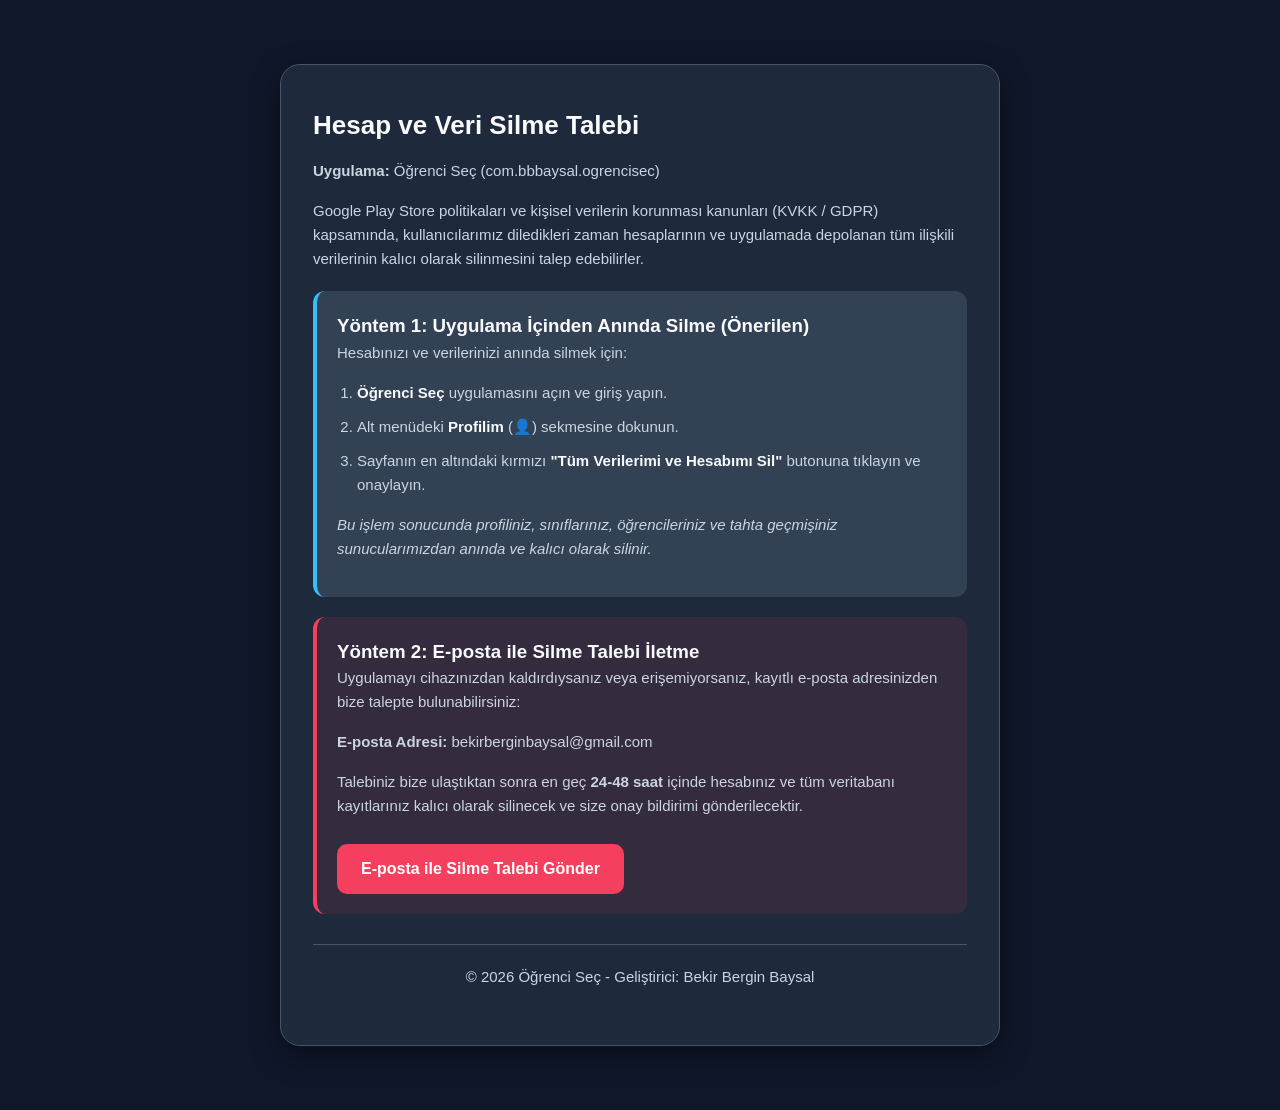
<file: delete-account.html>
<!DOCTYPE html>
<html lang="tr">
<head>
    <meta charset="UTF-8">
    <meta name="viewport" content="width=device-width, initial-scale=1.0">
    <title>Hesap ve Veri Silme Talebi - Öğrenci Seç</title>
    <style>
        :root {
            --bg-color: #0f172a;
            --surface-color: #1e293b;
            --card-color: #334155;
            --accent-color: #38bdf8;
            --danger-color: #f43f5e;
            --text-main: #f8fafc;
            --text-muted: #94a3b8;
            --border-color: #475569;
        }

        * {
            box-sizing: border-box;
            margin: 0;
            padding: 0;
            font-family: -apple-system, BlinkMacSystemFont, "Segoe UI", Roboto, Helvetica, Arial, sans-serif;
        }

        body {
            background-color: var(--bg-color);
            color: var(--text-main);
            line-height: 1.6;
            padding: 24px 16px;
        }

        .container {
            max-width: 720px;
            margin: 40px auto;
            background-color: var(--surface-color);
            padding: 40px 32px;
            border-radius: 20px;
            box-shadow: 0 10px 30px rgba(0, 0, 0, 0.4);
            border: 1px solid var(--border-color);
        }

        h1 {
            font-size: 26px;
            color: var(--text-main);
            margin-bottom: 12px;
        }

        p {
            color: #cbd5e1;
            margin-bottom: 16px;
            font-size: 15px;
        }

        .card {
            background-color: var(--card-color);
            border-radius: 12px;
            padding: 20px;
            margin: 20px 0;
            border-left: 4px solid var(--accent-color);
        }

        .card-danger {
            border-left-color: var(--danger-color);
            background-color: rgba(244, 63, 94, 0.1);
        }

        ol {
            margin-left: 20px;
            margin-bottom: 16px;
            color: #cbd5e1;
        }

        li {
            margin-bottom: 10px;
            font-size: 15px;
        }

        li strong {
            color: var(--text-main);
        }

        .btn-email {
            display: inline-block;
            background-color: var(--danger-color);
            color: #fff;
            padding: 12px 24px;
            border-radius: 10px;
            text-decoration: none;
            font-weight: bold;
            margin-top: 10px;
        }

        .btn-email:hover {
            opacity: 0.9;
        }

        footer {
            margin-top: 30px;
            padding-top: 20px;
            border-top: 1px solid var(--border-color);
            color: var(--text-muted);
            font-size: 13px;
            text-align: center;
        }
    </style>
</head>
<body>

<div class="container">
    <h1>Hesap ve Veri Silme Talebi</h1>
    <p><strong>Uygulama:</strong> Öğrenci Seç (<code>com.bbbaysal.ogrencisec</code>)</p>

    <p>Google Play Store politikaları ve kişisel verilerin korunması kanunları (KVKK / GDPR) kapsamında, kullanıcılarımız diledikleri zaman hesaplarının ve uygulamada depolanan tüm ilişkili verilerinin kalıcı olarak silinmesini talep edebilirler.</p>

    <div class="card">
        <h3>Yöntem 1: Uygulama İçinden Anında Silme (Önerilen)</h3>
        <p>Hesabınızı ve verilerinizi anında silmek için:</p>
        <ol>
            <li><strong>Öğrenci Seç</strong> uygulamasını açın ve giriş yapın.</li>
            <li>Alt menüdeki <strong>Profilim</strong> (👤) sekmesine dokunun.</li>
            <li>Sayfanın en altındaki kırmızı <strong>"Tüm Verilerimi ve Hesabımı Sil"</strong> butonuna tıklayın ve onaylayın.</li>
        </ol>
        <p><em>Bu işlem sonucunda profiliniz, sınıflarınız, öğrencileriniz ve tahta geçmişiniz sunucularımızdan anında ve kalıcı olarak silinir.</em></p>
    </div>

    <div class="card card-danger">
        <h3>Yöntem 2: E-posta ile Silme Talebi İletme</h3>
        <p>Uygulamayı cihazınızdan kaldırdıysanız veya erişemiyorsanız, kayıtlı e-posta adresinizden bize talepte bulunabilirsiniz:</p>
        <p><strong>E-posta Adresi:</strong> <code>bekirberginbaysal@gmail.com</code></p>
        <p>Talebiniz bize ulaştıktan sonra en geç <strong>24-48 saat</strong> içinde hesabınız ve tüm veritabanı kayıtlarınız kalıcı olarak silinecek ve size onay bildirimi gönderilecektir.</p>
        
        <a href="mailto:destek.ogrencisec@gmail.com?subject=%C3%96%C4%9Frenci%20Se%C3%A7%20Hesap%20Silme%20Talebi" class="btn-email">E-posta ile Silme Talebi Gönder</a>
    </div>

    <footer>
        <p>&copy; 2026 Öğrenci Seç - Geliştirici: Bekir Bergin Baysal</p>
    </footer>
</div>

</body>
</html>
</file>
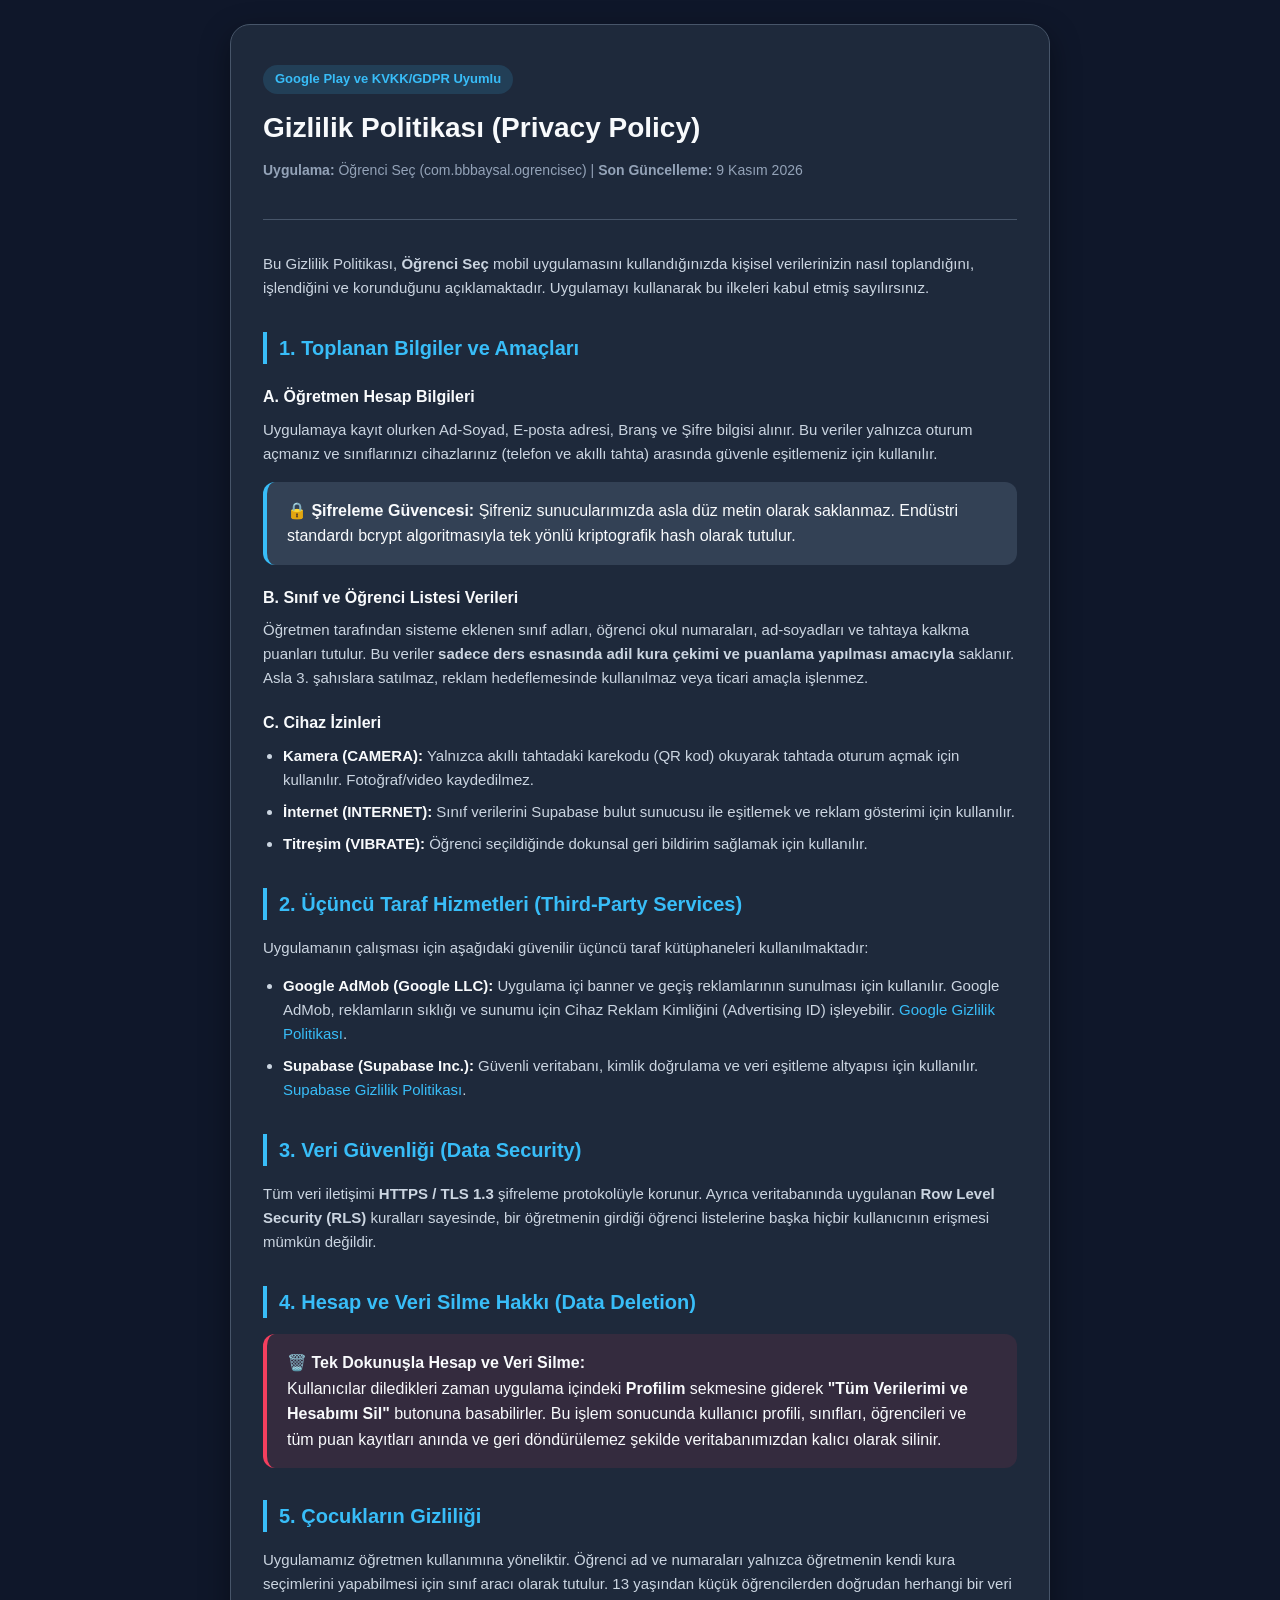
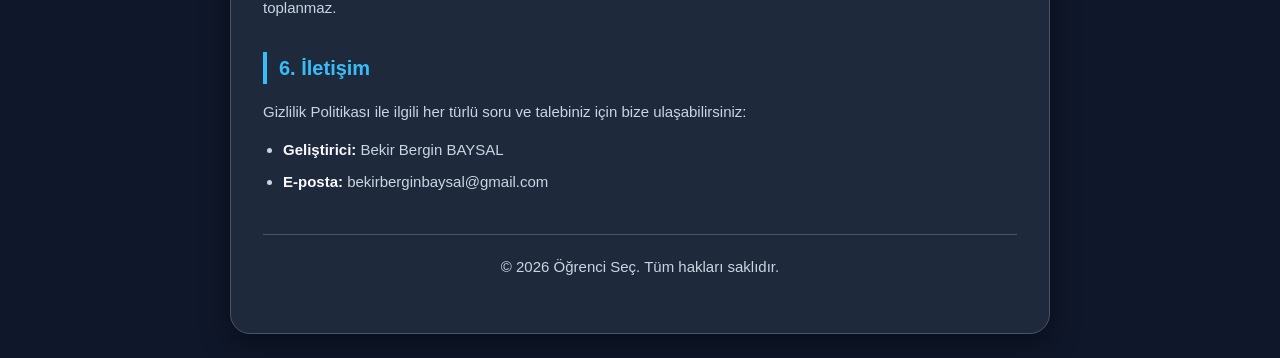
<file: privacy-policy.html>
<!DOCTYPE html>
<html lang="tr">
<head>
    <meta charset="UTF-8">
    <meta name="viewport" content="width=device-width, initial-scale=1.0">
    <title>Gizlilik Politikası - Öğrenci Seç</title>
    <style>
        :root {
            --bg-color: #0f172a;
            --surface-color: #1e293b;
            --card-color: #334155;
            --accent-color: #38bdf8;
            --accent-hover: #0284c7;
            --text-main: #f8fafc;
            --text-muted: #94a3b8;
            --danger-color: #f43f5e;
            --border-color: #475569;
        }

        * {
            box-sizing: border-box;
            margin: 0;
            padding: 0;
            font-family: -apple-system, BlinkMacSystemFont, "Segoe UI", Roboto, Helvetica, Arial, sans-serif;
        }

        body {
            background-color: var(--bg-color);
            color: var(--text-main);
            line-height: 1.6;
            padding: 24px 16px;
        }

        .container {
            max-width: 820px;
            margin: 0 auto;
            background-color: var(--surface-color);
            padding: 40px 32px;
            border-radius: 20px;
            box-shadow: 0 10px 30px rgba(0, 0, 0, 0.4);
            border: 1px solid var(--border-color);
        }

        header {
            border-bottom: 1px solid var(--border-color);
            padding-bottom: 24px;
            margin-bottom: 32px;
        }

        .badge {
            display: inline-block;
            background-color: rgba(56, 189, 248, 0.15);
            color: var(--accent-color);
            padding: 4px 12px;
            border-radius: 999px;
            font-size: 13px;
            font-weight: 600;
            margin-bottom: 12px;
        }

        h1 {
            font-size: 28px;
            color: var(--text-main);
            margin-bottom: 8px;
        }

        .meta {
            color: var(--text-muted);
            font-size: 14px;
        }

        h2 {
            font-size: 20px;
            color: var(--accent-color);
            margin-top: 32px;
            margin-bottom: 16px;
            border-left: 4px solid var(--accent-color);
            padding-left: 12px;
        }

        h3 {
            font-size: 16px;
            color: var(--text-main);
            margin-top: 20px;
            margin-bottom: 8px;
        }

        p {
            color: #cbd5e1;
            margin-bottom: 14px;
            font-size: 15px;
        }

        ul {
            margin-left: 20px;
            margin-bottom: 16px;
            color: #cbd5e1;
        }

        li {
            margin-bottom: 8px;
            font-size: 15px;
        }

        li strong {
            color: var(--text-main);
        }

        .card {
            background-color: var(--card-color);
            border-radius: 12px;
            padding: 16px 20px;
            margin: 16px 0;
            border-left: 4px solid var(--accent-color);
        }

        .card-danger {
            border-left-color: var(--danger-color);
            background-color: rgba(244, 63, 94, 0.1);
        }

        a {
            color: var(--accent-color);
            text-decoration: none;
        }

        a:hover {
            text-decoration: underline;
        }

        footer {
            margin-top: 40px;
            padding-top: 20px;
            border-top: 1px solid var(--border-color);
            color: var(--text-muted);
            font-size: 13px;
            text-align: center;
        }
    </style>
</head>
<body>

<div class="container">
    <header>
        <span class="badge">Google Play ve KVKK/GDPR Uyumlu</span>
        <h1>Gizlilik Politikası (Privacy Policy)</h1>
        <p class="meta"><strong>Uygulama:</strong> Öğrenci Seç (<code>com.bbbaysal.ogrencisec</code>) | <strong>Son Güncelleme:</strong> 9 Kasım 2026</p>
    </header>

    <p>Bu Gizlilik Politikası, <strong>Öğrenci Seç</strong> mobil uygulamasını kullandığınızda kişisel verilerinizin nasıl toplandığını, işlendiğini ve korunduğunu açıklamaktadır. Uygulamayı kullanarak bu ilkeleri kabul etmiş sayılırsınız.</p>

    <h2>1. Toplanan Bilgiler ve Amaçları</h2>
    
    <h3>A. Öğretmen Hesap Bilgileri</h3>
    <p>Uygulamaya kayıt olurken Ad-Soyad, E-posta adresi, Branş ve Şifre bilgisi alınır. Bu veriler yalnızca oturum açmanız ve sınıflarınızı cihazlarınız (telefon ve akıllı tahta) arasında güvenle eşitlemeniz için kullanılır.</p>
    <div class="card">
        <strong>🔒 Şifreleme Güvencesi:</strong> Şifreniz sunucularımızda asla düz metin olarak saklanmaz. Endüstri standardı <code>bcrypt</code> algoritmasıyla tek yönlü kriptografik hash olarak tutulur.
    </div>

    <h3>B. Sınıf ve Öğrenci Listesi Verileri</h3>
    <p>Öğretmen tarafından sisteme eklenen sınıf adları, öğrenci okul numaraları, ad-soyadları ve tahtaya kalkma puanları tutulur. Bu veriler <strong>sadece ders esnasında adil kura çekimi ve puanlama yapılması amacıyla</strong> saklanır. Asla 3. şahıslara satılmaz, reklam hedeflemesinde kullanılmaz veya ticari amaçla işlenmez.</p>

    <h3>C. Cihaz İzinleri</h3>
    <ul>
        <li><strong>Kamera (<code>CAMERA</code>):</strong> Yalnızca akıllı tahtadaki karekodu (QR kod) okuyarak tahtada oturum açmak için kullanılır. Fotoğraf/video kaydedilmez.</li>
        <li><strong>İnternet (<code>INTERNET</code>):</strong> Sınıf verilerini Supabase bulut sunucusu ile eşitlemek ve reklam gösterimi için kullanılır.</li>
        <li><strong>Titreşim (<code>VIBRATE</code>):</strong> Öğrenci seçildiğinde dokunsal geri bildirim sağlamak için kullanılır.</li>
    </ul>

    <h2>2. Üçüncü Taraf Hizmetleri (Third-Party Services)</h2>
    <p>Uygulamanın çalışması için aşağıdaki güvenilir üçüncü taraf kütüphaneleri kullanılmaktadır:</p>
    <ul>
        <li><strong>Google AdMob (Google LLC):</strong> Uygulama içi banner ve geçiş reklamlarının sunulması için kullanılır. Google AdMob, reklamların sıklığı ve sunumu için Cihaz Reklam Kimliğini (Advertising ID) işleyebilir. <a href="https://policies.google.com/privacy" target="_blank" rel="noopener">Google Gizlilik Politikası</a>.</li>
        <li><strong>Supabase (Supabase Inc.):</strong> Güvenli veritabanı, kimlik doğrulama ve veri eşitleme altyapısı için kullanılır. <a href="https://supabase.com/privacy" target="_blank" rel="noopener">Supabase Gizlilik Politikası</a>.</li>
    </ul>

    <h2>3. Veri Güvenliği (Data Security)</h2>
    <p>Tüm veri iletişimi <strong>HTTPS / TLS 1.3</strong> şifreleme protokolüyle korunur. Ayrıca veritabanında uygulanan <strong>Row Level Security (RLS)</strong> kuralları sayesinde, bir öğretmenin girdiği öğrenci listelerine başka hiçbir kullanıcının erişmesi mümkün değildir.</p>

    <h2>4. Hesap ve Veri Silme Hakkı (Data Deletion)</h2>
    <div class="card card-danger">
        <strong>🗑️ Tek Dokunuşla Hesap ve Veri Silme:</strong><br>
        Kullanıcılar diledikleri zaman uygulama içindeki <strong>Profilim</strong> sekmesine giderek <strong>"Tüm Verilerimi ve Hesabımı Sil"</strong> butonuna basabilirler. Bu işlem sonucunda kullanıcı profili, sınıfları, öğrencileri ve tüm puan kayıtları anında ve geri döndürülemez şekilde veritabanımızdan kalıcı olarak silinir.
    </div>

    <h2>5. Çocukların Gizliliği</h2>
    <p>Uygulamamız öğretmen kullanımına yöneliktir. Öğrenci ad ve numaraları yalnızca öğretmenin kendi kura seçimlerini yapabilmesi için sınıf aracı olarak tutulur. 13 yaşından küçük öğrencilerden doğrudan herhangi bir veri toplanmaz.</p>

    <h2>6. İletişim</h2>
    <p>Gizlilik Politikası ile ilgili her türlü soru ve talebiniz için bize ulaşabilirsiniz:</p>
    <ul>
        <li><strong>Geliştirici:</strong> Bekir Bergin BAYSAL</li>
        <li><strong>E-posta:</strong> bekirberginbaysal@gmail.com</li>
    </ul>

    <footer>
        <p>&copy; 2026 Öğrenci Seç. Tüm hakları saklıdır.</p>
    </footer>
</div>

</body>
</html>
</file>
